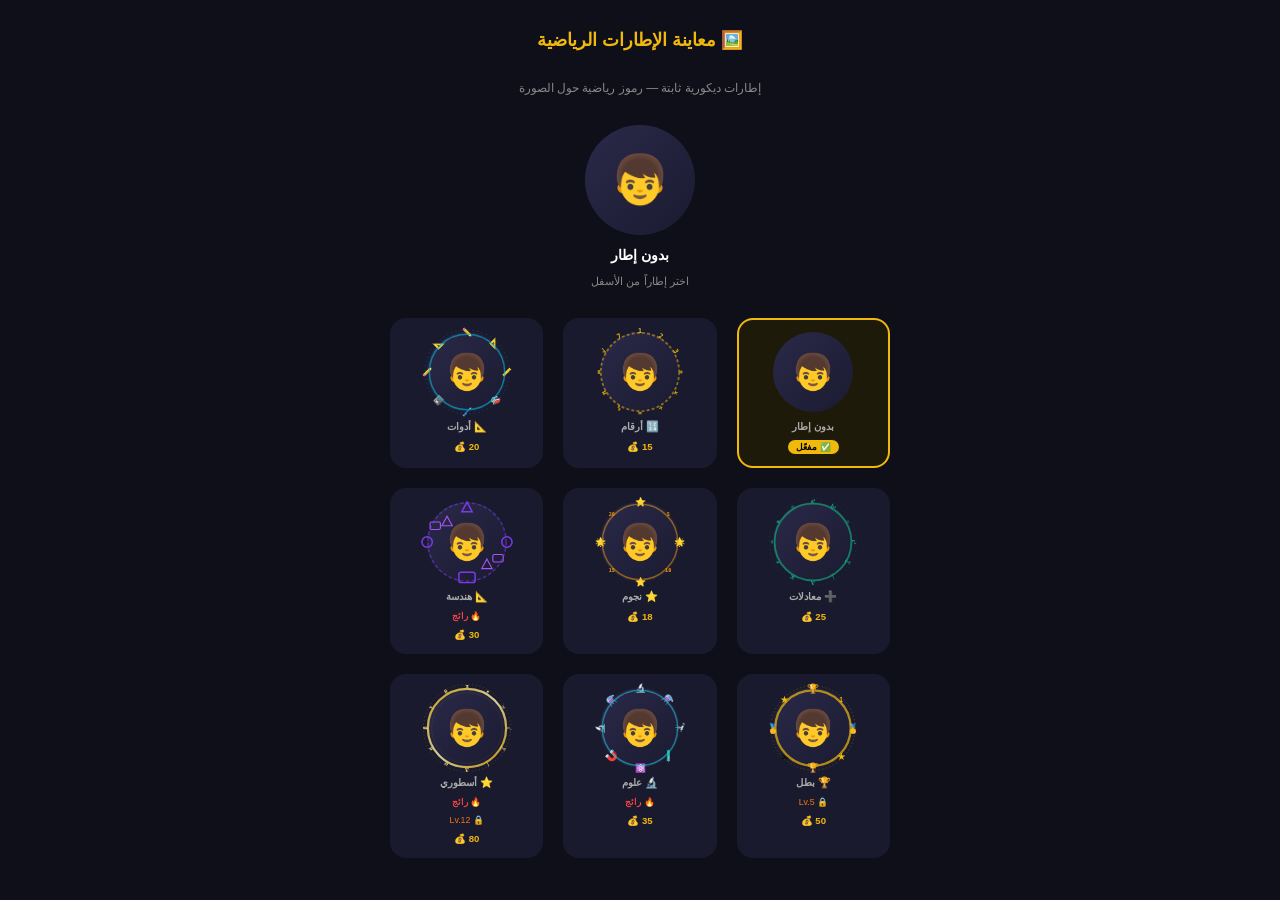
<file: frames_preview.html>
<!DOCTYPE html>
<html lang="ar" dir="rtl">
<head>
<meta charset="UTF-8">
<meta name="viewport" content="width=device-width, initial-scale=1.0">
<title>معاينة الإطارات الرياضية</title>
<style>
  * { margin: 0; padding: 0; box-sizing: border-box; }
  body {
    background: #0f0f1a;
    color: #fff;
    font-family: 'Segoe UI', Tahoma, sans-serif;
    min-height: 100vh;
    padding: 20px;
    display: flex;
    flex-direction: column;
    align-items: center;
    gap: 30px;
  }
  h1 { font-size: 1.1em; color: #f0b90b; margin-top: 10px; }
  .subtitle { font-size: 0.75em; color: #888; }

  .frames-grid {
    display: grid;
    grid-template-columns: repeat(3, 1fr);
    gap: 20px;
    max-width: 500px;
    width: 100%;
  }

  .frame-card {
    display: flex;
    flex-direction: column;
    align-items: center;
    gap: 8px;
    cursor: pointer;
    padding: 12px 8px;
    border-radius: 16px;
    background: #1a1a2e;
    border: 2px solid transparent;
    transition: border 0.2s, transform 0.15s;
  }
  .frame-card:hover { transform: scale(1.04); }
  .frame-card.selected { border-color: #f0b90b; background: #1e1a0a; }

  .frame-label { font-size: 0.65em; color: #aaa; font-weight: 700; text-align: center; }
  .frame-price { font-size: 0.6em; color: #f0b90b; font-weight: 900; }
  .frame-active-badge {
    font-size: 0.55em;
    background: #f0b90b;
    color: #000;
    border-radius: 8px;
    padding: 2px 8px;
    font-weight: 900;
  }

  /* ──────── حاوية الإطار ──────── */
  .avatar-wrapper {
    position: relative;
    width: 80px;
    height: 80px;
  }

  /* الصورة/الإيموجي داخل الإطار */
  .avatar-inner {
    position: absolute;
    inset: 0;
    border-radius: 50%;
    background: linear-gradient(135deg, #2a2a4a, #1a1a30);
    display: flex;
    align-items: center;
    justify-content: center;
    font-size: 2.2em;
    overflow: hidden;
  }

  /* ═══════════════════ SVG FRAME OVERLAY ═══════════════════ */
  .frame-svg {
    position: absolute;
    inset: -8px;
    width: calc(100% + 16px);
    height: calc(100% + 16px);
    pointer-events: none;
  }

  /* ══ معاينة كبيرة ══ */
  .big-preview {
    display: flex;
    flex-direction: column;
    align-items: center;
    gap: 12px;
  }
  .big-preview .avatar-wrapper {
    width: 110px;
    height: 110px;
  }
  .big-preview .avatar-inner { font-size: 3em; }
  .big-preview .frame-svg {
    inset: -12px;
    width: calc(100% + 24px);
    height: calc(100% + 24px);
  }
  .preview-name { font-size: 0.9em; font-weight: 900; }
  .preview-sub  { font-size: 0.7em; color: #888; }
</style>
</head>
<body>

<h1>🖼️ معاينة الإطارات الرياضية</h1>
<p class="subtitle">إطارات ديكورية ثابتة — رموز رياضية حول الصورة</p>

<!-- معاينة كبيرة -->
<div class="big-preview">
  <div class="avatar-wrapper" id="bigAvatar">
    <div class="avatar-inner">👦</div>
    <svg class="frame-svg" id="bigFrameSvg" viewBox="0 0 130 130"></svg>
  </div>
  <div class="preview-name" id="bigName">بدون إطار</div>
  <div class="preview-sub">اختر إطاراً من الأسفل</div>
</div>

<!-- شبكة الإطارات -->
<div class="frames-grid" id="framesGrid"></div>

<script>
/* ══════════════════════════════════════════════════════
   تعريف الإطارات — SVG ثابت بعناصر رياضية
══════════════════════════════════════════════════════ */
const FRAMES = [
  {
    id: 'none',
    label: 'بدون إطار',
    price: 0,
    free: true,
    svgContent: () => '',
  },
  {
    id: 'calculator',
    label: '🔢 أرقام',
    price: 15,
    svgContent: () => {
      /* أرقام ورموز حول الدائرة */
      const items = ['1','2','3','+','×','÷','=','%','π','∞','√','7'];
      return items.map((char, i) => {
        const angle = (i / items.length) * 360 - 90;
        const rad = angle * Math.PI / 180;
        const x = 65 + 56 * Math.cos(rad);
        const y = 65 + 56 * Math.sin(rad);
        return `<text x="${x}" y="${y}" text-anchor="middle" dominant-baseline="central"
          font-size="9" font-weight="900" fill="#f0b90b" font-family="monospace"
          transform="rotate(${angle+90}, ${x}, ${y})">${char}</text>`;
      }).join('') +
      `<circle cx="65" cy="65" r="53" fill="none" stroke="#f0b90b" stroke-width="2.5" stroke-dasharray="4 3" opacity="0.5"/>`;
    }
  },
  {
    id: 'tools',
    label: '📐 أدوات',
    price: 20,
    svgContent: () => {
      /* أدوات دراسية: قلم، مسطرة، دفتر، قلم رصاص */
      const icons = ['✏️','📐','📏','📚','🖊️','📓','✏️','📐'];
      return icons.map((icon, i) => {
        const angle = (i / icons.length) * 360 - 90;
        const rad = angle * Math.PI / 180;
        const x = 65 + 54 * Math.cos(rad);
        const y = 65 + 54 * Math.sin(rad);
        return `<text x="${x}" y="${y}" text-anchor="middle" dominant-baseline="central"
          font-size="11" transform="rotate(${angle+90}, ${x}, ${y})">${icon}</text>`;
      }).join('') +
      `<circle cx="65" cy="65" r="51" fill="none" stroke="#06b6d4" stroke-width="2" opacity="0.6"/>
       <circle cx="65" cy="65" r="57" fill="none" stroke="#06b6d4" stroke-width="1" stroke-dasharray="2 4" opacity="0.3"/>`;
    }
  },
  {
    id: 'equations',
    label: '➕ معادلات',
    price: 25,
    svgContent: () => {
      const items = ['a²','b²','=','c²','∑','∫','Δ','∓','≠','≈','∝','∞'];
      return items.map((char, i) => {
        const angle = (i / items.length) * 360 - 90;
        const rad = angle * Math.PI / 180;
        const x = 65 + 55 * Math.cos(rad);
        const y = 65 + 55 * Math.sin(rad);
        return `<text x="${x}" y="${y}" text-anchor="middle" dominant-baseline="central"
          font-size="8" font-weight="700" fill="#10b981" font-family="serif"
          transform="rotate(${angle+90}, ${x}, ${y})">${char}</text>`;
      }).join('') +
      `<circle cx="65" cy="65" r="52" fill="none" stroke="#10b981" stroke-width="2.5" opacity="0.6"/>
       <circle cx="65" cy="65" r="59" fill="none" stroke="#10b981" stroke-width="1" stroke-dasharray="1 5" opacity="0.3"/>`;
    }
  },
  {
    id: 'stars',
    label: '⭐ نجوم',
    price: 18,
    svgContent: () => {
      /* نجوم + أرقام بالتناوب */
      const items = ['⭐','5','🌟','10','⭐','15','🌟','20'];
      return items.map((icon, i) => {
        const angle = (i / items.length) * 360 - 90;
        const rad = angle * Math.PI / 180;
        const x = 65 + 54 * Math.cos(rad);
        const y = 65 + 54 * Math.sin(rad);
        const isEmoji = isNaN(icon);
        if (isEmoji) {
          return `<text x="${x}" y="${y}" text-anchor="middle" dominant-baseline="central"
            font-size="12">${icon}</text>`;
        }
        return `<text x="${x}" y="${y}" text-anchor="middle" dominant-baseline="central"
          font-size="7" font-weight="900" fill="#f59e0b" font-family="monospace">${icon}</text>`;
      }).join('') +
      `<circle cx="65" cy="65" r="51" fill="none" stroke="#f59e0b" stroke-width="2" opacity="0.5"/>`;
    }
  },
  {
    id: 'geometry',
    label: '📐 هندسة',
    price: 30,
    hot: true,
    svgContent: () => {
      /* مثلثات ودوائر وأشكال هندسية كأيقونات */
      const shapes = [
        `<polygon points="65,11 72,24 58,24" fill="none" stroke="#7c3aed" stroke-width="2"/>`,
        `<circle cx="119" cy="65" r="7" fill="none" stroke="#7c3aed" stroke-width="2"/>`,
        `<rect x="54" y="106" width="22" height="14" rx="3" fill="none" stroke="#7c3aed" stroke-width="2"/>`,
        `<circle cx="11" cy="65" r="7" fill="none" stroke="#7c3aed" stroke-width="2"/>`,
        `<polygon points="38,30 45,43 31,43" fill="none" stroke="#a855f7" stroke-width="1.5"/>`,
        `<polygon points="92,88 99,101 85,101" fill="none" stroke="#a855f7" stroke-width="1.5"/>`,
        `<rect x="15" y="38" width="14" height="10" rx="2" fill="none" stroke="#a855f7" stroke-width="1.5"/>`,
        `<rect x="100" y="82" width="14" height="10" rx="2" fill="none" stroke="#a855f7" stroke-width="1.5"/>`,
      ];
      return shapes.join('') +
      `<circle cx="65" cy="65" r="53" fill="none" stroke="#7c3aed" stroke-width="2" stroke-dasharray="5 3" opacity="0.5"/>`;
    }
  },
  {
    id: 'champion',
    label: '🏆 بطل',
    price: 50,
    lvlReq: 5,
    svgContent: () => {
      /* كأس + نجوم + أرقام ذهبية */
      const items = ['🏆','1','🥇','★','🏆','∞','🥇','★'];
      return items.map((icon, i) => {
        const angle = (i / items.length) * 360 - 90;
        const rad = angle * Math.PI / 180;
        const x = 65 + 54 * Math.cos(rad);
        const y = 65 + 54 * Math.sin(rad);
        const isEmoji = isNaN(icon.replace('★',''));
        if (isEmoji || icon === '★') {
          return `<text x="${x}" y="${y}" text-anchor="middle" dominant-baseline="central"
            font-size="${icon === '★' ? '14' : '13'}" fill="${icon === '★' ? '#f0b90b' : ''}">${icon}</text>`;
        }
        return `<text x="${x}" y="${y}" text-anchor="middle" dominant-baseline="central"
          font-size="9" font-weight="900" fill="#f0b90b">${icon}</text>`;
      }).join('') +
      `<circle cx="65" cy="65" r="51" fill="none" stroke="#f0b90b" stroke-width="3" opacity="0.7"/>
       <circle cx="65" cy="65" r="57" fill="none" stroke="#f0b90b" stroke-width="1" stroke-dasharray="2 3" opacity="0.3"/>`;
    }
  },
  {
    id: 'science',
    label: '🔬 علوم',
    price: 35,
    hot: true,
    svgContent: () => {
      const items = ['🔬','⚗️','🔭','🧪','⚛️','🧲','🔬','⚗️'];
      return items.map((icon, i) => {
        const angle = (i / items.length) * 360 - 90;
        const rad = angle * Math.PI / 180;
        const x = 65 + 54 * Math.cos(rad);
        const y = 65 + 54 * Math.sin(rad);
        return `<text x="${x}" y="${y}" text-anchor="middle" dominant-baseline="central"
          font-size="12" transform="rotate(${angle+90}, ${x}, ${y})">${icon}</text>`;
      }).join('') +
      `<circle cx="65" cy="65" r="51" fill="none" stroke="#22d3ee" stroke-width="2" opacity="0.5"/>`;
    }
  },
  {
    id: 'legend',
    label: '⭐ أسطوري',
    price: 80,
    lvlReq: 12,
    hot: true,
    svgContent: () => {
      /* تدرج ذهبي مع رموز متنوعة */
      const items = ['π','e','∞','√','∑','∫','Δ','φ','α','β','γ','θ'];
      const outer = items.map((char, i) => {
        const angle = (i / items.length) * 360 - 90;
        const rad = angle * Math.PI / 180;
        const x = 65 + 57 * Math.cos(rad);
        const y = 65 + 57 * Math.sin(rad);
        return `<text x="${x}" y="${y}" text-anchor="middle" dominant-baseline="central"
          font-size="8" font-weight="900" font-family="serif"
          fill="url(#goldGrad)" transform="rotate(${angle+90}, ${x}, ${y})">${char}</text>`;
      }).join('');
      return `<defs>
        <linearGradient id="goldGrad" x1="0%" y1="0%" x2="100%" y2="100%">
          <stop offset="0%" stop-color="#f0b90b"/>
          <stop offset="50%" stop-color="#fff5b0"/>
          <stop offset="100%" stop-color="#e5a800"/>
        </linearGradient>
      </defs>` + outer +
      `<circle cx="65" cy="65" r="53" fill="none" stroke="url(#goldGrad)" stroke-width="3" opacity="0.8"/>
       <circle cx="65" cy="65" r="59" fill="none" stroke="#f0b90b" stroke-width="1" stroke-dasharray="1 4" opacity="0.4"/>
       <circle cx="65" cy="65" r="48" fill="none" stroke="#f0b90b" stroke-width="0.5" opacity="0.2"/>`;
    }
  },
];

/* ══ رسم الشبكة ══ */
let selectedId = 'none';

function renderGrid() {
  const grid = document.getElementById('framesGrid');
  grid.innerHTML = FRAMES.map(f => {
    const active = f.id === selectedId;
    return `<div class="frame-card ${active ? 'selected' : ''}" onclick="selectFrame('${f.id}')">
      <div class="avatar-wrapper">
        <div class="avatar-inner">👦</div>
        <svg class="frame-svg" viewBox="0 0 130 130">${f.svgContent()}</svg>
      </div>
      <div class="frame-label">${f.label}</div>
      ${f.hot ? '<div style="font-size:0.55em;color:#ef4444;font-weight:900;">🔥 رائج</div>' : ''}
      ${f.lvlReq ? `<div style="font-size:0.55em;color:#f97316;">🔒 Lv.${f.lvlReq}</div>` : ''}
      ${active
        ? '<div class="frame-active-badge">✅ مفعّل</div>'
        : `<div class="frame-price">${f.free ? '🆓 مجاني' : f.price + ' 💰'}</div>`}
    </div>`;
  }).join('');
}

function selectFrame(id) {
  selectedId = id;
  renderGrid();
  /* تحديث المعاينة الكبيرة */
  const frame = FRAMES.find(f => f.id === id);
  document.getElementById('bigFrameSvg').innerHTML = frame ? frame.svgContent() : '';
  document.getElementById('bigName').textContent = frame ? frame.label : '';
}

renderGrid();
</script>
</body>
</html>
</file>
